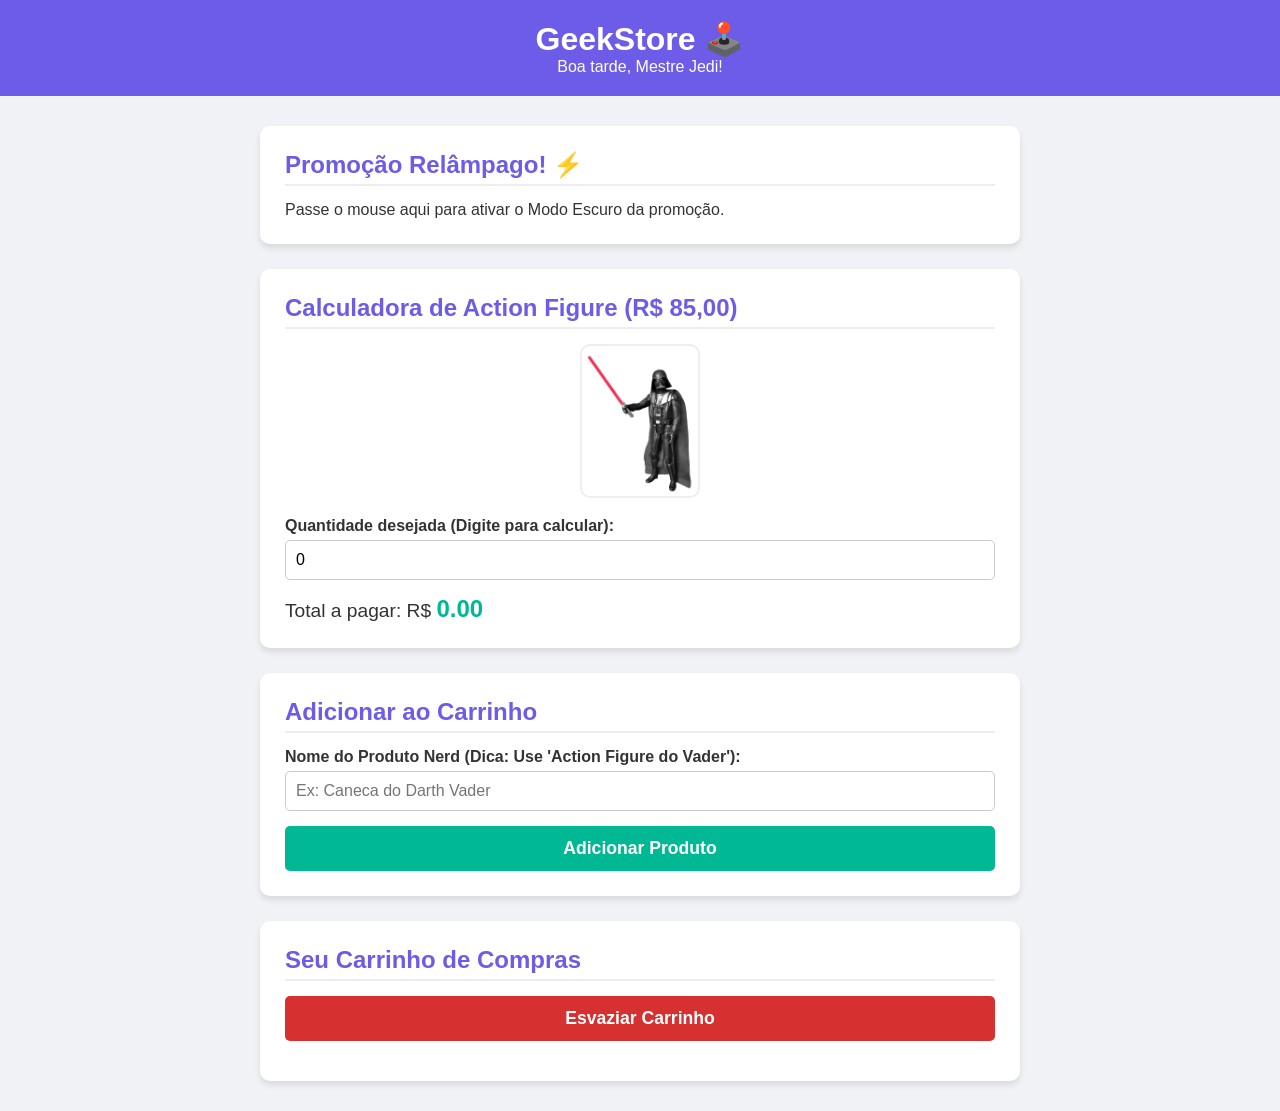
<file: CORRIGIDO/PROVA 1/index.html>
<!doctype html>
<html lang="pt-br">
  <head>
    <meta charset="UTF-8" />
    <meta name="viewport" content="width=device-width, initial-scale=1.0" />
    <title>GeekStore - O seu portal Nerd</title>
    <link rel="stylesheet" href="src/styles/style.css" />
  </head>
  <body>
    <header>
      <h1>GeekStore 🕹️</h1>
      <p id="mensagem-topo">Carregando saudação...</p>
    </header>
    <main class="container">
      <section id="banner-promo" class="painel">
        <h2>Promoção Relâmpago! ⚡</h2>
        <p>Passe o mouse aqui para ativar o Modo Escuro da promoção.</p>
      </section>
      <section class="painel">
        <h2>Calculadora de Action Figure (R$ 85,00)</h2>
        <div class="produto-dica">
          <img
            src="src/images/vader.png"
            alt="Action Figure Darth Vader Colecionável"
            class="img-produto"
          />
        </div>
        <div class="grupo-input">
          <label for="qtd-item"
            >Quantidade desejada (Digite para calcular):</label
          >
          <input type="number" id="qtd-item" min="1" value="0" />
        </div>
        <p class="total">
          Total a pagar: R$ <strong id="resultado-preco">0.00</strong>
        </p>
      </section>
      <section class="painel">
        <h2>Adicionar ao Carrinho</h2>
        <div class="grupo-input">
          <label
            >Nome do Produto Nerd (Dica: Use 'Action Figure do Vader'):</label
          >
          <input
            type="text"
            id="nome-produto"
            placeholder="Ex: Caneca do Darth Vader"
          />
        </div>
        <button id="btn-adicionar" class="btn-primario">
          Adicionar Produto
        </button>
      </section>
      <section class="painel vitrine">
        <h2>Seu Carrinho de Compras</h2>
        <button id="btn-limpar" class="btn-secundario">
          Esvaziar Carrinho
        </button>
        <div id="lista-carrinho"></div>
      </section>
    </main>
    <script src="src/scripts/script.js"></script>
  </body>
</html>
</file>
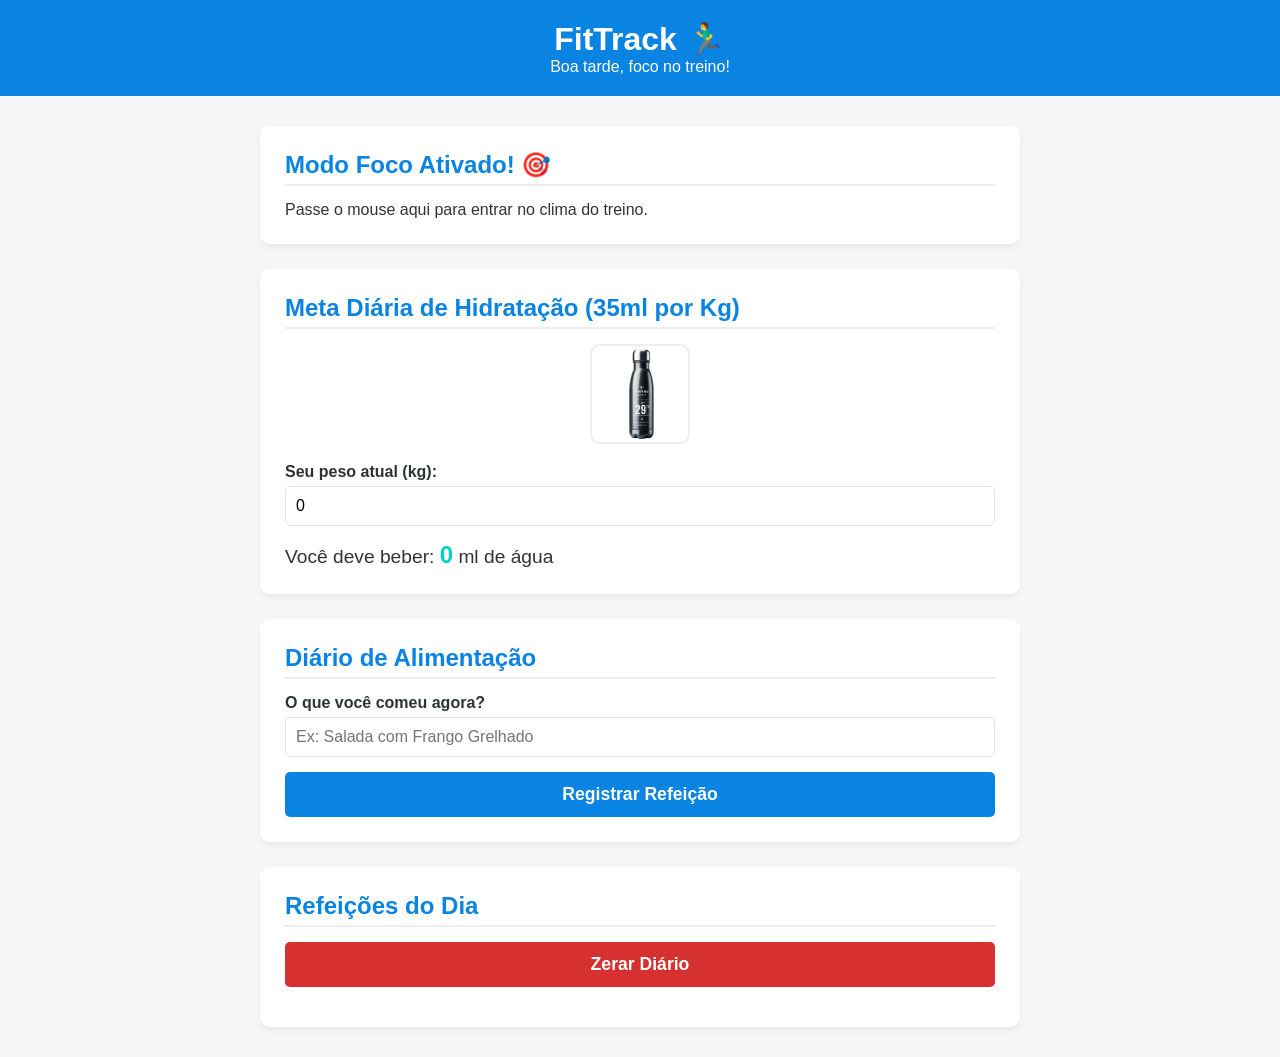
<file: CORRIGIDO/PROVA 2/index.html>
<!doctype html>
<html lang="pt-br">
  <head>
    <meta charset="UTF-8" />
    <meta name="viewport" content="width=device-width, initial-scale=1.0" />
    <title>FitTrack - Saúde em Dia</title>
    <link rel="stylesheet" href="src/styles/style.css" />
  </head>
  <body>
    <header>
      <h1>FitTrack 🏃‍♂️</h1>
      <p id="saudacao-atleta">Carregando...</p>
    </header>
    <main class="container">
      <section id="banner-foco" class="painel">
        <h2>Modo Foco Ativado! 🎯</h2>
        <p>Passe o mouse aqui para entrar no clima do treino.</p>
      </section>
      <section class="painel">
        <h2>Meta Diária de Hidratação (35ml por Kg)</h2>
        <div class="produto-dica">
          <img
            src="src/images/garrafa.png"
            alt="Garrafa de Água Inteligente"
            class="img-produto"
          />
        </div>
        <div class="grupo-input">
          <label for="peso-aluno">Seu peso atual (kg):</label>
          <input type="number" id="peso-aluno" min="1" value="0" />
        </div>
        <p class="total">
          Você deve beber: <strong id="meta-agua">0</strong> ml de água
        </p>
      </section>
      <section class="painel">
        <h2>Diário de Alimentação</h2>
        <div class="grupo-input">
          <label>O que você comeu agora?</label>
          <input
            type="text"
            id="nome-refeicao"
            placeholder="Ex: Salada com Frango Grelhado"
          />
        </div>
        <button id="btn-registrar" class="btn-primario">
          Registrar Refeição
        </button>
      </section>
      <section class="painel vitrine">
        <h2>Refeições do Dia</h2>
        <button id="btn-zerar" class="btn-secundario">Zerar Diário</button>
        <div id="lista-refeicoes"></div>
      </section>
    </main>
    <script src="src/scripts/script.js"></script>
  </body>
</html>
</file>
<file: CORRIGIDO/PROVA 1/src/styles/style.css>
* {
  margin: 0;
  padding: 0;
  box-sizing: border-box;
  font-family: "Segoe UI", sans-serif;
}
body {
  background-color: #f0f2f5;
  color: #333;
}
header {
  background-color: #6c5ce7;
  color: white;
  padding: 20px;
  text-align: center;
}
.container {
  max-width: 800px;
  margin: 30px auto;
  padding: 0 20px;
}
.painel {
  background: white;
  padding: 25px;
  border-radius: 10px;
  margin-bottom: 25px;
  box-shadow: 0 4px 6px rgba(0, 0, 0, 0.1);
  transition: all 0.3s ease;
}
h2 {
  color: #6c5ce7;
  margin-bottom: 15px;
  font-size: 1.5rem;
  border-bottom: 2px solid #eee;
  padding-bottom: 5px;
}
.grupo-input {
  margin-bottom: 15px;
}
label {
  display: block;
  font-weight: bold;
  margin-bottom: 5px;
}
input {
  width: 100%;
  padding: 10px;
  border: 1px solid #ccc;
  border-radius: 5px;
  font-size: 1rem;
}
.total {
  font-size: 1.2rem;
  margin-top: 10px;
}
.total strong {
  color: #00b894;
  font-size: 1.5rem;
}
.produto-dica {
  text-align: center;
  margin-bottom: 15px;
}
.img-produto {
  max-width: 120px;
  height: auto;
  border-radius: 10px;
  border: 2px solid #eee;
}
.btn-primario,
.btn-secundario {
  border: none;
  padding: 12px;
  width: 100%;
  border-radius: 5px;
  font-size: 1.1rem;
  font-weight: bold;
  cursor: pointer;
  transition: 0.3s;
}
.btn-primario {
  background-color: #00b894;
  color: white;
}
.btn-primario:hover {
  background-color: #01997b;
}
.btn-secundario {
  background-color: #d63031;
  color: white;
  margin-bottom: 15px;
}
.btn-secundario:hover {
  background-color: #b71c1c;
}

/* =========================================
   GABARITO: CLASSES DESCOMENTADAS E RESOLVIDAS
   ========================================= */

/* Missão 2: Estilo para quando o mouse entra no banner (.destaque-dark) */
.destaque-dark {
  background-color: #2d3436;
  color: white;
  transform: scale(1.02);
}
.destaque-dark h2 {
  color: #00b894;
  border-color: #00b894;
}

/* Missão 4: Estilo do card de produto adicionado ao carrinho (.card-carrinho) */
.card-carrinho {
  margin-bottom: 10px;
  border: 2px solid #dfe6e9;
  padding: 15px;
  border-radius: 8px;
  background-color: #fff;
}
</file>
<file: CORRIGIDO/PROVA 2/src/styles/style.css>
* {
  margin: 0;
  padding: 0;
  box-sizing: border-box;
  font-family: "Segoe UI", sans-serif;
}
body {
  background-color: #f4f6f8;
  color: #333;
}
header {
  background-color: #0984e3;
  color: white;
  padding: 20px;
  text-align: center;
}
.container {
  max-width: 800px;
  margin: 30px auto;
  padding: 0 20px;
}
.painel {
  background: white;
  padding: 25px;
  border-radius: 10px;
  margin-bottom: 25px;
  box-shadow: 0 4px 6px rgba(0, 0, 0, 0.05);
  transition: all 0.3s ease;
}
h2 {
  color: #0984e3;
  margin-bottom: 15px;
  font-size: 1.5rem;
  border-bottom: 2px solid #eee;
  padding-bottom: 5px;
}
.grupo-input {
  margin-bottom: 15px;
}
label {
  display: block;
  font-weight: bold;
  margin-bottom: 5px;
  color: #2d3436;
}
input {
  width: 100%;
  padding: 10px;
  border: 1px solid #dfe6e9;
  border-radius: 5px;
  font-size: 1rem;
}
.total {
  font-size: 1.2rem;
  margin-top: 10px;
}
.total strong {
  color: #00cec9;
  font-size: 1.5rem;
}
.produto-dica {
  text-align: center;
  margin-bottom: 15px;
}
.img-produto {
  max-width: 100px;
  height: auto;
  border-radius: 10px;
  border: 2px solid #eee;
}
.btn-primario,
.btn-secundario {
  border: none;
  padding: 12px;
  width: 100%;
  border-radius: 5px;
  font-size: 1.1rem;
  font-weight: bold;
  cursor: pointer;
  transition: 0.3s;
}
.btn-primario {
  background-color: #0984e3;
  color: white;
}
.btn-primario:hover {
  background-color: #076ebf;
}
.btn-secundario {
  background-color: #d63031;
  color: white;
  margin-bottom: 15px;
}
.btn-secundario:hover {
  background-color: #b71c1c;
}

/* =========================================
   GABARITO: CLASSES DESCOMENTADAS E RESOLVIDAS
   ========================================= */

/* Missão 2: Estilo para quando o mouse entra no banner (.foco-total) */
.foco-total {
  background-color: #00cec9;
  color: #ffffff;
  transform: scale(1.03);
}
.foco-total h2 {
  color: white;
  border-color: white;
}

/* Missão 4: Estilo do card de refeição (.card-refeicao) */
.card-refeicao {
  margin-bottom: 10px;
  border: 2px solid #0984e3;
  padding: 15px;
  border-radius: 8px;
  background-color: #fff;
}
</file>
